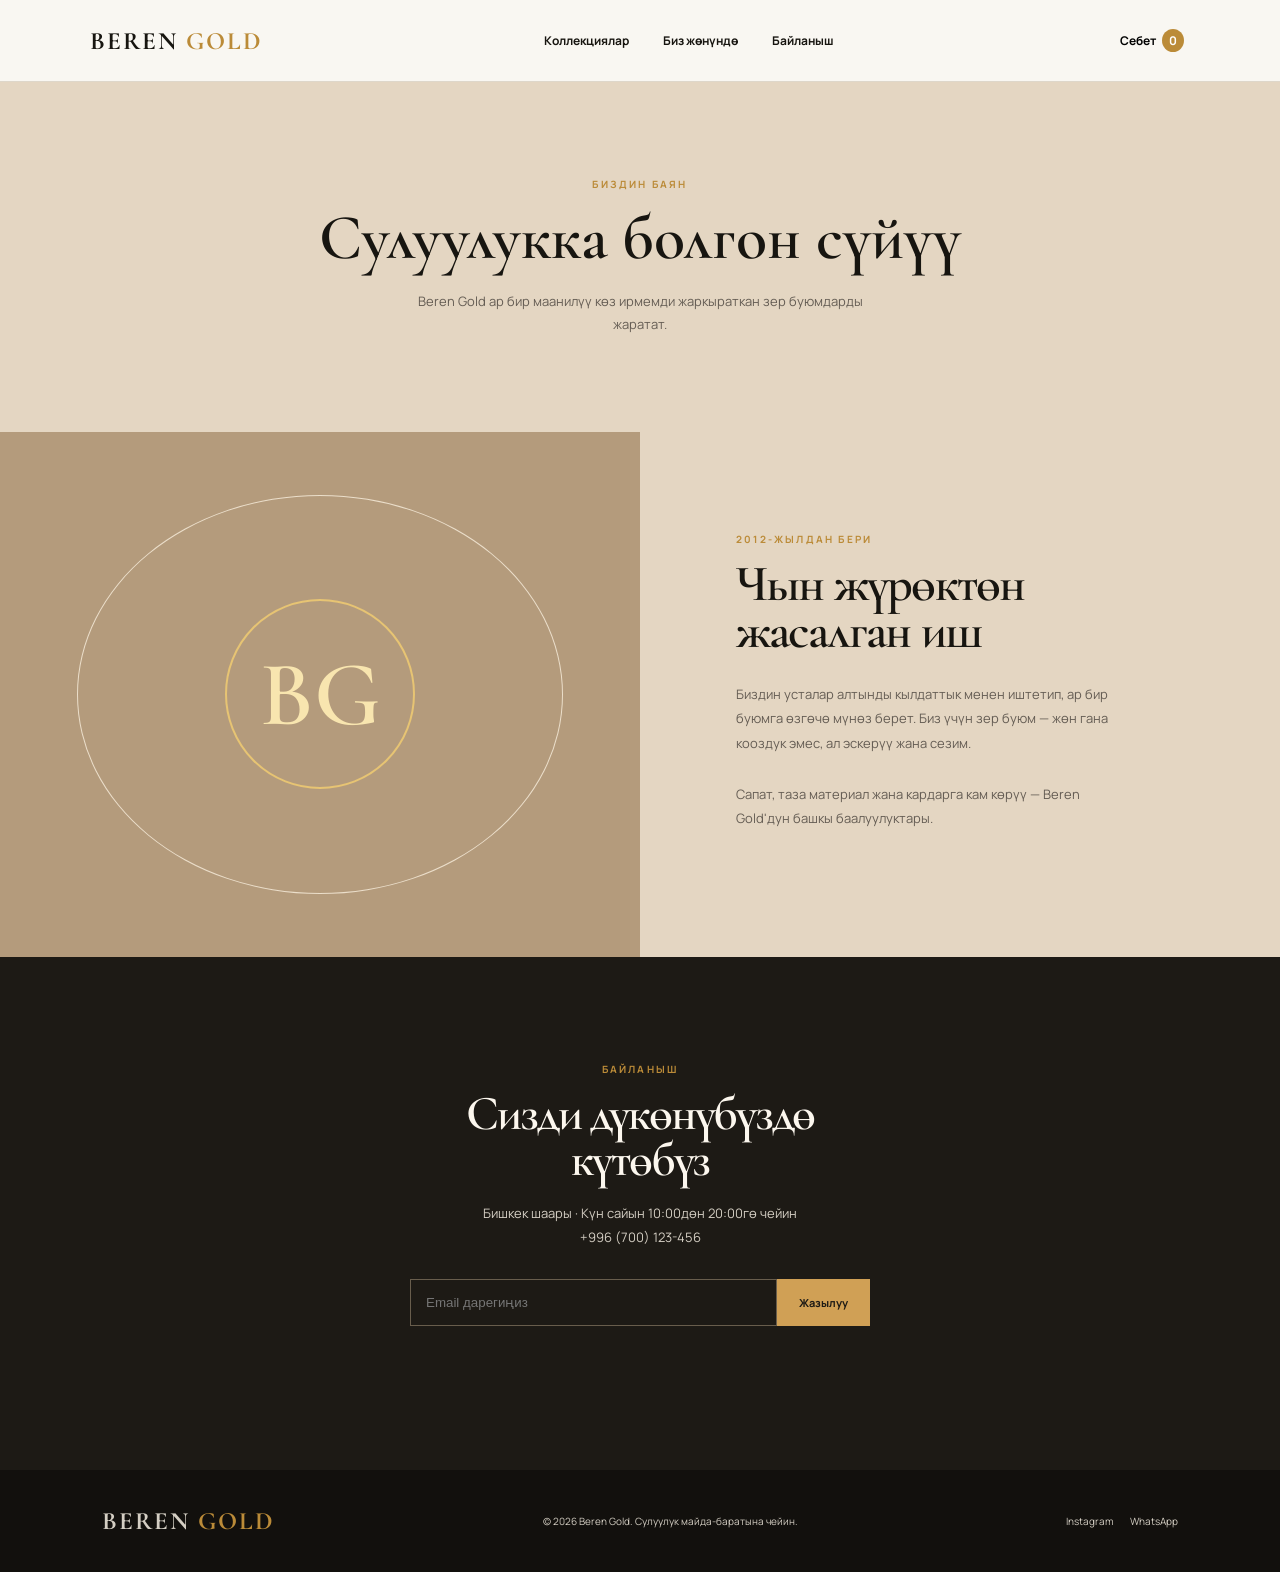
<file: about.html>
<!DOCTYPE html>
<html lang="ky">
<head>
  <meta charset="UTF-8"><meta name="viewport" content="width=device-width, initial-scale=1.0">
  <title>Биз жөнүндө — Beren Gold</title>
  <link rel="preconnect" href="https://fonts.googleapis.com"><link rel="preconnect" href="https://fonts.gstatic.com" crossorigin>
  <link href="https://fonts.googleapis.com/css2?family=Cormorant+Garamond:wght@500;600;700&family=Manrope:wght@400;500;600;700&display=swap" rel="stylesheet"><link rel="stylesheet" href="style.css">
</head>
<body>
  <header class="header"><a class="logo" href="index.html">BEREN <span>GOLD</span></a><button class="menu-button" aria-label="Менюну ачуу">☰</button><nav class="nav"><a href="collection.html">Коллекциялар</a><a href="about.html">Биз жөнүндө</a><a href="#contact">Байланыш</a></nav><button class="cart-button"><span>Себет</span><b id="cart-count">0</b></button></header>
  <main>
    <section class="page-intro"><p class="eyebrow">БИЗДИН БАЯН</p><h1>Сулуулукка болгон сүйүү</h1><p>Beren Gold ар бир маанилүү көз ирмемди жаркыраткан зер буюмдарды жаратат.</p></section>
    <section class="story about-story"><div class="story-photo"><div class="gold-circle">BG</div></div><div class="story-content"><p class="eyebrow">2012-ЖЫЛДАН БЕРИ</p><h2>Чын жүрөктөн<br>жасалган иш</h2><p>Биздин усталар алтынды кылдаттык менен иштетип, ар бир буюмга өзгөчө мүнөз берет. Биз үчүн зер буюм — жөн гана кооздук эмес, ал эскерүү жана сезим.</p><p>Сапат, таза материал жана кардарга кам көрүү — Beren Gold'дун башкы баалуулуктары.</p></div></section>
    <section class="newsletter" id="contact"><p class="eyebrow">БАЙЛАНЫШ</p><h2>Сизди дүкөнүбүздө<br>күтөбүз</h2><p class="contact-text">Бишкек шаары · Күн сайын 10:00дөн 20:00гө чейин<br>+996 (700) 123-456</p><form id="subscribe-form"><input type="email" placeholder="Email дарегиңиз" required><button type="submit">Жазылуу</button></form><p class="form-message" id="form-message"></p></section>
  </main>
  <footer><a class="logo" href="index.html">BEREN <span>GOLD</span></a><p>© 2026 Beren Gold. Сулуулук майда-баратына чейин.</p><div><a href="#">Instagram</a><a href="#">WhatsApp</a></div></footer><script src="app.js"></script>
</body>
</html>
</file>
<file: style.css>
:root { --black:#171510; --gold:#bb8b38; --cream:#f5f1e9; --warm:#e8dfd0; --muted:#777169; }
* { box-sizing:border-box; } html { scroll-behavior:smooth; } body { margin:0; color:var(--black); background:var(--cream); font-family:Manrope,Arial,sans-serif; } a { color:inherit; text-decoration:none; }
.header { height:82px; display:flex; align-items:center; justify-content:space-between; padding:0 7%; border-bottom:1px solid #ded7ca; background:#f9f7f2; position:sticky; top:0; z-index:5; }.logo { font:700 25px 'Cormorant Garamond',serif; letter-spacing:2px; }.logo span { color:var(--gold); }.nav { display:flex; gap:34px; font-size:12px; font-weight:700; }.nav a:hover,.text-link:hover { color:var(--gold); }.cart-button,.menu-button { border:0; background:none; font:700 12px Manrope; cursor:pointer; }.cart-button b { background:var(--gold); color:white; border-radius:50%; padding:3px 7px; margin-left:6px; }.menu-button { display:none; font-size:20px; }
.hero { min-height:590px; display:grid; grid-template-columns:1.1fr .9fr; overflow:hidden; }.hero-content { padding:110px 12% 70px; }.eyebrow { margin:0 0 15px; color:var(--gold); font-size:10px; letter-spacing:2.2px; font-weight:700; }.hero h1,.collection h2,.story h2,.newsletter h2 { font:600 clamp(43px,5vw,72px)/.93 'Cormorant Garamond',serif; margin:0; letter-spacing:-1.8px; }.hero h1 em { color:var(--gold); font-weight:500; }.hero-text { max-width:360px; color:var(--muted); font-size:14px; line-height:1.8; margin:29px 0; }.primary-button { display:inline-block; background:var(--black); color:white; padding:16px 20px; font-size:12px; font-weight:700; }.primary-button span { color:#e1ae58; margin-left:23px; font-size:17px; }.hero-art { min-height:590px; background:#d2c4b0; display:grid; place-items:center; position:relative; overflow:hidden; }.hero-art::before,.story-photo::before { content:""; position:absolute; inset:12%; border:1px solid #ebdeca; border-radius:50%; }.hero-art p { z-index:1; text-align:center; color:#fffaf0; letter-spacing:8px; font:600 24px 'Cormorant Garamond'; }.hero-art p span { letter-spacing:3px; font:10px Manrope; }.hero-ring { position:absolute; width:190px; height:190px; border:35px solid #c79b4b; border-radius:50%; transform:rotate(-25deg); box-shadow:20px 20px 0 #a97927, inset 8px 8px 8px #e4c27b; }
.benefits { display:grid; grid-template-columns:repeat(3,1fr); padding:28px 10%; background:#fffdf8; border-block:1px solid #e6dfd3; }.benefits div { display:flex; justify-content:center; gap:13px; border-right:1px solid #e6dfd3; }.benefits div:last-child { border:0; }.benefits span { color:var(--gold); font-size:24px; }.benefits p { margin:0; color:var(--muted); font-size:10px; }.benefits b { color:var(--black); display:block; margin-bottom:4px; font-size:11px; }
.collection { padding:100px 9%; }.section-heading { display:flex; align-items:end; justify-content:space-between; margin-bottom:35px; }.collection h2 { font-size:50px; }.section-heading>a { font-size:12px; font-weight:700; border-bottom:1px solid var(--gold); padding-bottom:5px; }.products { display:grid; grid-template-columns:repeat(3,1fr); gap:22px; }.product-image { height:325px; background:#e4d9c8; position:relative; overflow:hidden; }.product-image span { position:absolute; top:15px; left:15px; font-size:9px; letter-spacing:1px; background:#f8f5ef; padding:7px 10px; }.ring-product::after { content:'◇'; color:#bd8a36; font-size:170px; position:absolute; inset:55px 0 0 34%; transform:rotate(30deg); }.earrings-product { background:#d9c9b5; }.earrings-product::after { content:'◯  ◯'; color:#bb8b38; font-size:118px; position:absolute; top:95px; left:20%; letter-spacing:2px; }.necklace-product { background:#e9dfd0; }.necklace-product::after { content:'⌒'; color:#b88634; font-size:250px; position:absolute; left:19%; top:8px; transform:rotate(180deg); }.product-info { padding:16px 4px; }.product-info h3 { margin:0 0 5px; font:600 21px 'Cormorant Garamond'; }.product-info p { color:var(--muted); font-size:11px; margin:0 0 13px; }.product-info>div { display:flex; justify-content:space-between; align-items:center; }.product-info strong { font-size:13px; }.add-button { border:1px solid #c9bda9; border-radius:50%; width:30px; height:30px; background:transparent; font-size:20px; cursor:pointer; }.add-button:hover { background:var(--gold); color:white; border-color:var(--gold); }
.story { display:grid; grid-template-columns:1fr 1fr; background:#e4d6c2; }.story-photo { min-height:480px; background:#b49b7c; position:relative; display:grid; place-items:center; }.gold-circle { color:#f8e5af; font:600 92px 'Cormorant Garamond'; border:2px solid #e7c473; width:190px; height:190px; display:grid; place-items:center; border-radius:50%; z-index:1; }.story-content { padding:100px 15%; }.story h2 { font-size:51px; }.story-content>p:not(.eyebrow) { max-width:380px; color:#655d54; font-size:13px; line-height:1.9; margin:26px 0; }.text-link { font-size:12px; font-weight:700; border-bottom:1px solid var(--gold); padding-bottom:5px; }
.newsletter { padding:105px 20px; text-align:center; background:#1d1a15; color:#fcf7ee; }.newsletter h2 { font-size:49px; }.newsletter form { max-width:460px; display:flex; margin:30px auto 0; }.newsletter input { flex:1; min-width:0; border:1px solid #685d4c; background:transparent; color:#fff; padding:15px; outline:0; }.newsletter button { color:#1d1a15; border:0; background:#d0a055; padding:0 22px; font:700 11px Manrope; cursor:pointer; }.form-message { color:#d9b270; font-size:12px; min-height:15px; } footer { padding:34px 8%; display:flex; align-items:center; justify-content:space-between; gap:20px; background:#12100d; color:#d4cec3; } footer p,footer a { font-size:10px; } footer div { display:flex; gap:17px; }
.page-intro { padding:95px 9%; text-align:center; background:#e4d6c2; }.page-intro h1 { margin:0; font:600 clamp(42px,5vw,66px)/1 'Cormorant Garamond',serif; }.page-intro>p:last-child { max-width:490px; margin:20px auto 0; color:#655d54; font-size:13px; line-height:1.8; }.catalog { padding-top:75px; }.about-story { margin:0; }.contact-text { margin:20px 0 0; color:#d4cec3; font-size:13px; line-height:1.8; }
@media (max-width:700px) { .header { padding:0 6%; height:68px; }.nav { display:none; }.menu-button { display:block; order:-1; }.hero { grid-template-columns:1fr; }.hero-content { padding:75px 9% 65px; }.hero-art { min-height:330px; }.benefits { padding:20px 5%; }.benefits div { gap:6px; }.benefits span { display:none; }.benefits p { font-size:8px; }.benefits b { font-size:9px; }.collection { padding:70px 6%; }.collection h2,.story h2 { font-size:42px; }.products { grid-template-columns:1fr; }.product-image { height:290px; }.story { grid-template-columns:1fr; }.story-photo { min-height:300px; }.story-content { padding:70px 10%; }.newsletter { padding:75px 20px; }.newsletter h2 { font-size:39px; } footer { align-items:flex-start; flex-direction:column; } }

/* Product photography */
.product-image { background-position:center; background-repeat:no-repeat; background-size:cover; }
.ring-product { background-image:url('assets/gold-ring-v2.jpg'); }
.earrings-product { background-image:url('assets/pearl-earrings.jpg'); }
.necklace-product { background-image:url('assets/gold-necklace.jpg'); background-position:center 58%; }
.ring-product::after, .earrings-product::after, .necklace-product::after { content:none; }
</file>
